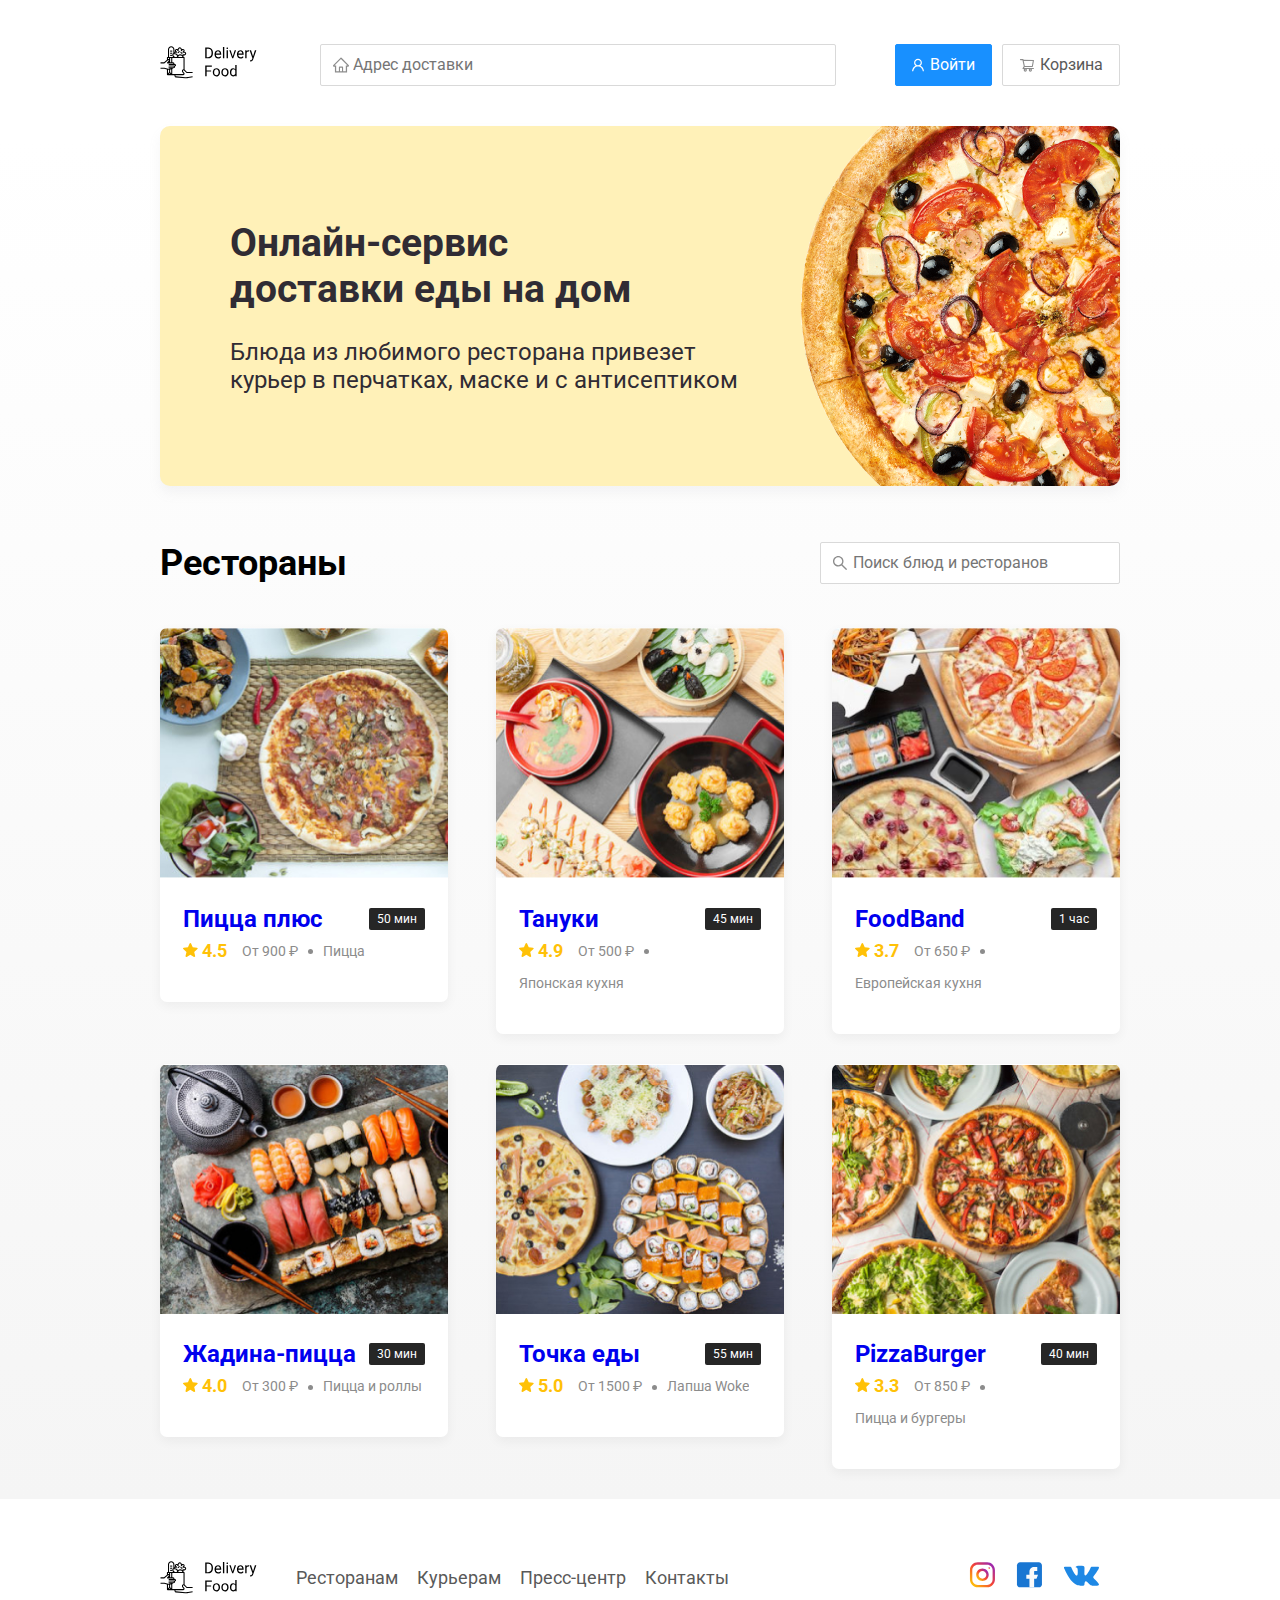
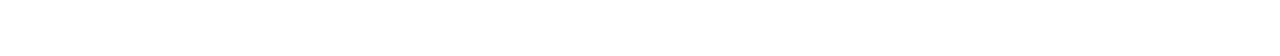
<file: index.html>
<!DOCTYPE html>
<html lang="ru">
<head>
	<meta charset="utf-8">
	<meta name="viewport" content="width=device-width, initial-scale=1.0">
	<title>Delivery Food - доставка еды на дом</title>
	<link href="https://fonts.googleapis.com/css2?family=Roboto:ital,wght@0,700;1,700&display=swap" rel="stylesheet">
	<link rel="stylesheet" href="CSS/normalize.css">
	<link rel="stylesheet" href="CSS/style.css">
</head>
<body>
	<div class="container">
		<header class="header">
		<a href="index.html" class="logo"><img src="img/logo.svg" alt="Logo" class="logo"></a>
		<input type="text" class="input input-address" placeholder="Адрес доставки">
		<div class="buttons">
			<button class="button button-primary">
				<img src="img/user.svg" alt="user" class="button-icon">
				<span class="button-text">Войти</span>
			</button>
			<button class="button">
				<img src="img/shopping-cart.svg" alt="shopping-cart" class="button-icon">
				<span class="button-text">Корзина</span>
			</button>
		</div>
	</header>
	</div>

	<main class="main">
		<div class="container">
			<section class="promo">
		<h1 class="promo-title">Онлайн-сервис <br> доставки еды на дом</h1>
		<p class="promo-text">Блюда из любимого ресторана привезет курьер в перчатках, маске и с антисептиком</p>
	</section>
	<section class="restaurants">
		<div class="section-heading">
			<h2 class="section-title">Рестораны</h2>
			<input type="text" class="input input-search" placeholder="Поиск блюд и ресторанов">
		</div>
		<div class="cards">
			<a href="restaurant.html" class="card">
				<img src="img/image.jpg" alt="image" class="card-image">
				<div class="card-text">
					<div class="card-heading">
						<h3 class="card-title">Пицца плюс</h3>
						<span class="card-tag tag">50 мин</span>
					</div>
					<!-- card-heading -->
					<div class="card-info">
						<div class="rating">
							<img src="img/rating.svg" alt="rating-star">
							4.5
						</div>
						<div class="price">От 900 ₽</div>
						<div class="category">Пицца</div>
					</div>
					<!-- card-info -->
				</div>
				<!-- card-text -->
			</a>
			<!-- card -->

			<a href="restaurant.html" class="card">
				<img src="img/image2.jpg" alt="image" class="card-image">
				<div class="card-text">
					<div class="card-heading">
						<h3 class="card-title">Тануки</h3>
						<span class="card-tag tag">45 мин</span>
					</div>
					<!-- card-heading -->
					<div class="card-info">
						<div class="rating">
							<img src="img/rating.svg" alt="rating-star">
							4.9
						</div>
						<div class="price">От 500 ₽</div>
						<div class="category">Японская кухня</div>
					</div>
					<!-- card-info -->
				</div>
				<!-- card-text -->
			</a>
			<!-- card -->

			<a href="restaurant.html" class="card">
				<img src="img/image3.jpg" alt="image" class="card-image">
				<div class="card-text">
					<div class="card-heading">
						<h3 class="card-title">FoodBand</h3>
						<span class="card-tag tag">1 час</span>
					</div>
					<!-- card-heading -->
					<div class="card-info">
						<div class="rating">
							<img src="img/rating.svg" alt="rating-star">
							3.7
						</div>
						<div class="price">От 650 ₽</div>
						<div class="category">Европейская кухня</div>
					</div>
					<!-- card-info -->
				</div>
				<!-- card-text -->
			</a>
			<!-- card -->

			<a href="restaurant.html" class="card">
				<img src="img/image4.jpg" alt="image" class="card-image">
				<div class="card-text">
					<div class="card-heading">
						<h3 class="card-title">Жадина-пицца</h3>
						<span class="card-tag tag">30 мин</span>
					</div>
					<!-- card-heading -->
					<div class="card-info">
						<div class="rating">
							<img src="img/rating.svg" alt="rating-star">
							4.0
						</div>
						<div class="price">От 300 ₽</div>
						<div class="category">Пицца и роллы</div>
					</div>
					<!-- card-info -->
				</div>
				<!-- card-text -->
			</a>
			<!-- card -->

			<a href="restaurant.html" class="card">
				<img src="img/image5.jpg" alt="image" class="card-image">
				<div class="card-text">
					<div class="card-heading">
						<h3 class="card-title">Точка еды</h3>
						<span class="card-tag tag">55 мин</span>
					</div>
					<!-- card-heading -->
					<div class="card-info">
						<div class="rating">
							<img src="img/rating.svg" alt="rating-star">
							5.0
						</div>
						<div class="price">От 1500 ₽</div>
						<div class="category">Лапша Woke</div>
					</div>
					<!-- card-info -->
				</div>
				<!-- card-text -->
			</a>
			<!-- card -->

			<a href="restaurant.html" class="card">
				<img src="img/image6.jpg" alt="image" class="card-image">
				<div class="card-text">
					<div class="card-heading">
						<h3 class="card-title">PizzaBurger</h3>
						<span class="card-tag tag">40 мин</span>
					</div>
					<!-- card-heading -->
					<div class="card-info">
						<div class="rating">
							<img src="img/rating.svg" alt="rating-star">
							3.3
						</div>
						<div class="price">От 850 ₽</div>
						<div class="category">Пицца и бургеры</div>
					</div>
					<!-- card-info -->
				</div>
				<!-- card-text -->
			</a>
			<!-- card -->

		</div>
		<!-- cards -->
	</section>
		</div>
	</main>

	<footer class="footer">
		<div class="container">
			<div class="footer-block">
				<img src="img/logo.svg" alt="logo" class="logo footer-logo">
				<nav class="footer-nav">
					<a href="#" class="footer-link">Ресторанам</a>
					<a href="#" class="footer-link">Курьерам</a>
					<a href="#" class="footer-link">Пресс-центр</a>
					<a href="#" class="footer-link">Контакты</a>
				</nav>
				<div class="social-links">
					<a href="#" class="social-link"><img src="img/instagram.svg" alt="instagram"></a>
					<a href="#" class="social-link"><img src="img/facebook.svg" alt="facebook"></a>
					<a href="#" class="social-link"><img src="img/vk.svg" alt="vk"></a>
				</div>
			</div>
		</div>
	</footer>

	<script>document.write('<script src="http://' + (location.host || 'localhost').split(':')[0] + ':35729/livereload.js?snipver=1"></' + 'script>')</script>
</body>
</html>
</file>
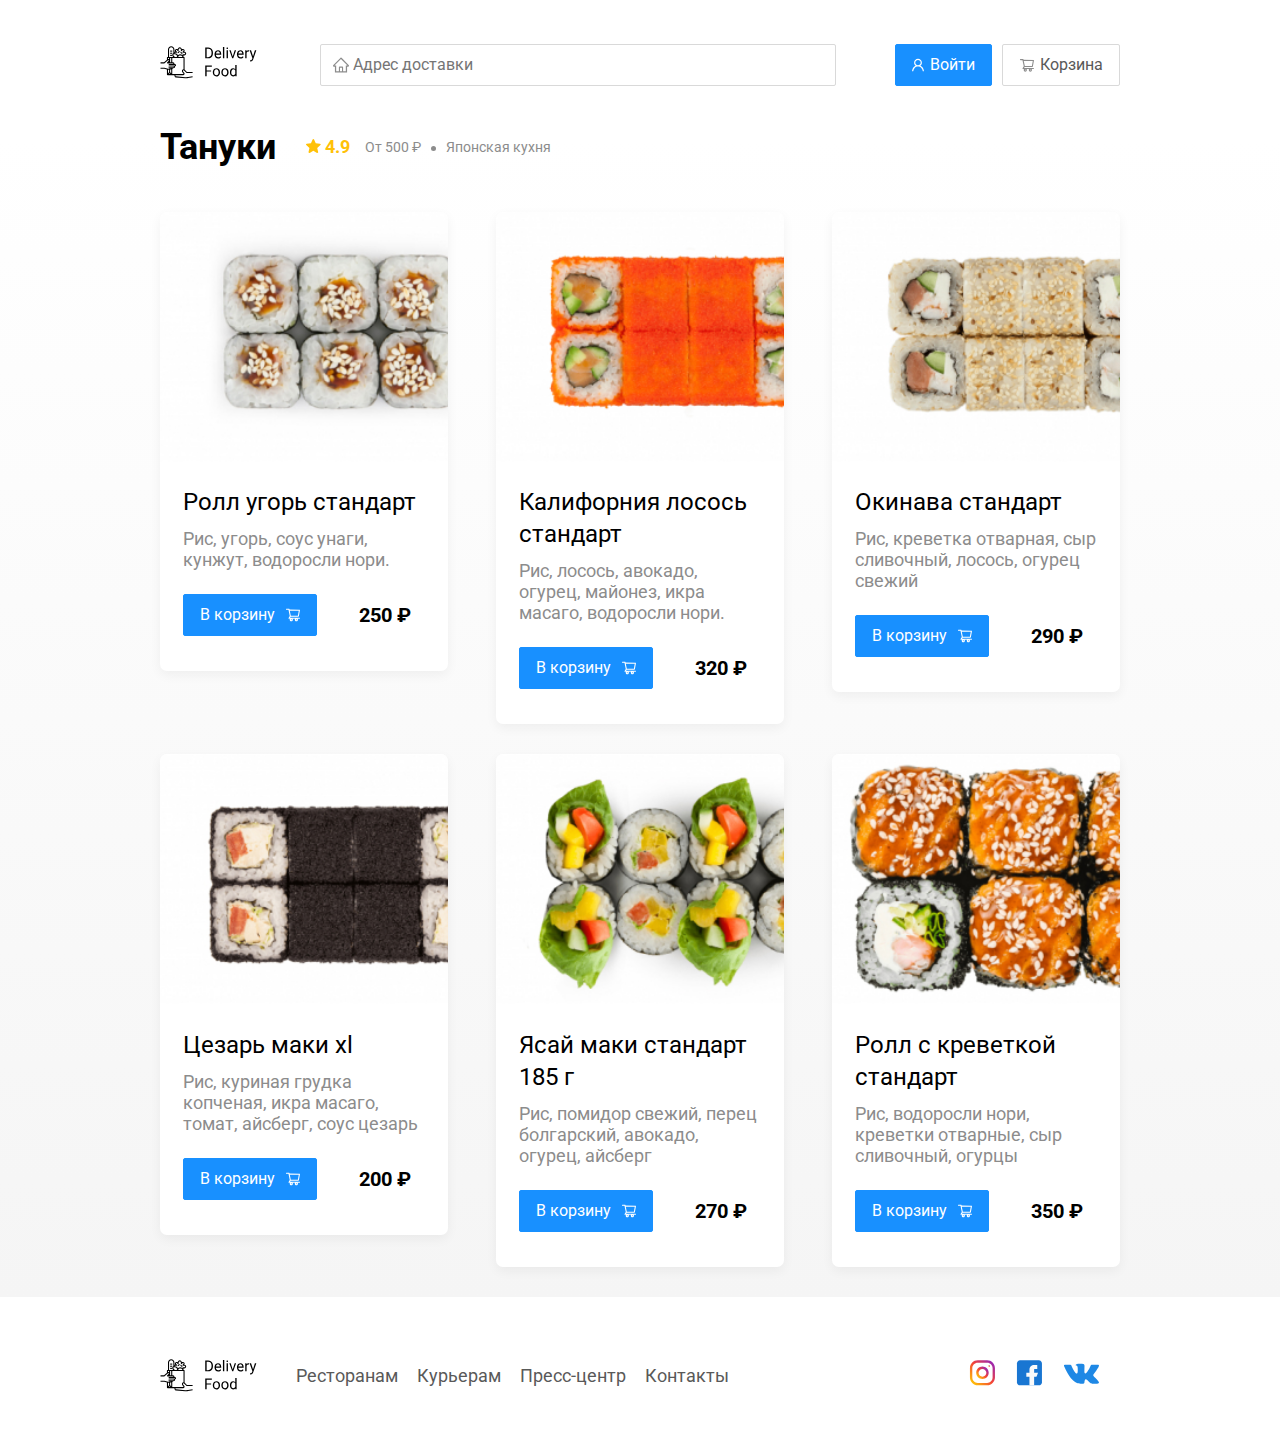
<file: restaurant.html>
<!DOCTYPE html>
<html lang="ru">
<head>
	<meta charset="utf-8">
	<meta name="viewport" content="width=device-width, initial-scale=1.0">
	<title>Тануки - доставка еды на дом</title>
	<link href="https://fonts.googleapis.com/css2?family=Roboto:ital,wght@0,700;1,700&display=swap" rel="stylesheet">
	<link rel="stylesheet" href="CSS/normalize.css">
	<link rel="stylesheet" href="CSS/style.css">
	<link rel="stylesheet" href="CSS/animate.css">
</head>
<body>
	<div class="container">
		<header class="header">
		<a href="index.html" class="logo"><img src="img/logo.svg" alt="Logo" class="logo"></a>
		<input type="text" class="input input-address" placeholder="Адрес доставки">
		<div class="buttons">
			<button class="button button-primary">
				<img src="img/user.svg" alt="user" class="button-icon">
				<span class="button-text">Войти</span>
			</button>
			<button class="button" id="cart-button">
				<img src="img/shopping-cart.svg" alt="shopping-cart" class="button-icon">
				<span class="button-text">Корзина</span>
			</button>
		</div>
	</header>
	</div>

	<main class="main">
		<div class="container">
			<section class="restaurants">
				<div class="section-heading">
					<h2 class="section-title">Тануки</h2>
					<div class="card-info">
						<div class="rating">
							<img src="img/rating.svg" alt="rating-star">
							4.9
						</div>
						<div class="price">От 500 ₽</div>
						<div class="category">Японская кухня</div>
					</div>
							<!-- card-info -->
				</div>
				<div class="cards">
					<div class="card wow fadeInUp" data-wow-delay="0.5s">
						<img src="img/food1.jpg" alt="image" class="card-image">
						<div class="card-text">
							<div class="card-heading">
								<h3 class="card-title card-title-reg">Ролл угорь стандарт</h3>
							</div>
							<!-- card-heading -->
							<div class="card-info">
								<div class="ingredients">Рис, угорь, соус унаги, кунжут, водоросли нори.</div>
							</div>
							<!-- card-info -->
							<div class="card-buttons">
								<button class="button button-primary">
								<span class="button-card-text">В корзину</span>
								<img src="img/shopping-cart-white.svg" alt="shopping-cart" class="button-card-image">
								</button>
								<strong class="card-price-bold">250 ₽</strong>
							</div>
						</div>
						<!-- card-text -->
					</div>
					<!-- card -->

					<div class="card wow fadeInUp" data-wow-delay="1s">
						<img src="img/food2.jpg" alt="image" class="card-image">
						<div class="card-text">
							<div class="card-heading">
								<h3 class="card-title card-title-reg">Калифорния лосось стандарт</h3>
							</div>
							<!-- card-heading -->
							<div class="card-info">
								<div class="ingredients">Рис, лосось, авокадо, огурец, майонез, икра масаго, водоросли нори.</div>
							</div>
							<!-- card-info -->
							<div class="card-buttons">
								<button class="button button-primary">
								<span class="button-card-text">В корзину</span>
								<img src="img/shopping-cart-white.svg" alt="shopping-cart" class="button-card-image">
								</button>
								<strong class="card-price-bold">320 ₽</strong>
							</div>
						</div>
						<!-- card-text -->
					</div>
					<!-- card -->

					<div class="card wow fadeInUp" data-wow-delay="1.5s">
						<img src="img/food3.jpg" alt="image" class="card-image">
						<div class="card-text">
							<div class="card-heading">
								<h3 class="card-title card-title-reg">Окинава стандарт</h3>
							</div>
							<!-- card-heading -->
							<div class="card-info">
								<div class="ingredients"> Рис, креветка отварная, сыр сливочный, лосось, огурец свежий</div>
							</div>
							<!-- card-info -->
							<div class="card-buttons">
								<button class="button button-primary">
								<span class="button-card-text">В корзину</span>
								<img src="img/shopping-cart-white.svg" alt="shopping-cart" class="button-card-image">
								</button>
								<strong class="card-price-bold">290 ₽</strong>
							</div>
						</div>
						<!-- card-text -->
					</div>
					<!-- card -->

					<div class="card wow fadeInUp" data-wow-delay="0.5s">
						<img src="img/food4.jpg" alt="image" class="card-image">
						<div class="card-text">
							<div class="card-heading">
								<h3 class="card-title card-title-reg">Цезарь маки хl</h3>
							</div>
							<!-- card-heading -->
							<div class="card-info">
								<div class="ingredients">Рис, куриная грудка копченая, икра масаго, томат, айсберг, соус цезарь</div>
							</div>
							<!-- card-info -->
							<div class="card-buttons">
								<button class="button button-primary">
								<span class="button-card-text">В корзину</span>
								<img src="img/shopping-cart-white.svg" alt="shopping-cart" class="button-card-image">
								</button>
								<strong class="card-price-bold">200 ₽</strong>
							</div>
						</div>
						<!-- card-text -->
					</div>
					<!-- card -->

					<div class="card wow fadeInUp" data-wow-delay="1s">
						<img src="img/food5.jpg" alt="image" class="card-image">
						<div class="card-text">
							<div class="card-heading">
								<h3 class="card-title card-title-reg">Ясай маки стандарт 185 г</h3>
							</div>
							<!-- card-heading -->
							<div class="card-info">
								<div class="ingredients">Рис, помидор свежий, перец болгарский, авокадо, огурец, айсберг</div>
							</div>
							<!-- card-info -->
							<div class="card-buttons">
								<button class="button button-primary">
								<span class="button-card-text">В корзину</span>
								<img src="img/shopping-cart-white.svg" alt="shopping-cart" class="button-card-image">
								</button>
								<strong class="card-price-bold">270 ₽</strong>
							</div>
						</div>
						<!-- card-text -->
					</div>
					<!-- card -->

					<div class="card wow fadeInUp" data-wow-delay="1.5s">
						<img src="img/food6.jpg" alt="image" class="card-image">
						<div class="card-text">
							<div class="card-heading">
								<h3 class="card-title card-title-reg">Ролл с креветкой стандарт</h3>
							</div>
							<!-- card-heading -->
							<div class="card-info">
								<div class="ingredients">Рис, водоросли нори, креветки отварные, сыр сливочный, огурцы</div>
							</div>
							<!-- card-info -->
							<div class="card-buttons">
								<button class="button button-primary">
								<span class="button-card-text">В корзину</span>
								<img src="img/shopping-cart-white.svg" alt="shopping-cart" class="button-card-image">
								</button>
								<strong class="card-price-bold">350 ₽</strong>
							</div>
						</div>
						<!-- card-text -->
					</div>
					<!-- card -->

				</div>
				<!-- cards -->
			</section>
		</div>
	</main>

	<footer class="footer">
		<div class="container">
			<div class="footer-block">
				<img src="img/logo.svg" alt="logo" class="logo footer-logo">
				<nav class="footer-nav">
					<a href="#" class="footer-link">Ресторанам</a>
					<a href="#" class="footer-link">Курьерам</a>
					<a href="#" class="footer-link">Пресс-центр</a>
					<a href="#" class="footer-link">Контакты</a>
				</nav>
				<div class="social-links">
					<a href="#" class="social-link"><img src="img/instagram.svg" alt="instagram"></a>
					<a href="#" class="social-link"><img src="img/facebook.svg" alt="facebook"></a>
					<a href="#" class="social-link"><img src="img/vk.svg" alt="vk"></a>
				</div>
			</div>
		</div>
	</footer>

	<div class="modal">
		<div class="modal-dialog">
			<div class="modal-header">
				<h3 class="modal-title">Корзина</h3>
				<button class="close">&times;</button>
			</div>
			<div class="modal-body">

				<div class="food-row">
					<span class="food-name">Ролл угорь стандарт</span>
					<strong class="food-price">250 ₽</strong>
					<div class="food-counter">
						<button class="counter-button">-</button>
						<span class="counter">1</span>
						<button class="counter-button">+</button>
					</div>
				</div>

				<div class="food-row">
					<span class="food-name">Ролл угорь стандарт</span>
					<strong class="food-price">250 ₽</strong>
					<div class="food-counter">
						<button class="counter-button">-</button>
						<span class="counter">1</span>
						<button class="counter-button">+</button>
					</div>
				</div>

				<div class="food-row">
					<span class="food-name">Ролл угорь стандарт</span>
					<strong class="food-price">250 ₽</strong>
					<div class="food-counter">
						<button class="counter-button">-</button>
						<span class="counter">1</span>
						<button class="counter-button">+</button>
					</div>
				</div>

				<div class="food-row">
					<span class="food-name">Ролл угорь стандарт</span>
					<strong class="food-price">250 ₽</strong>
					<div class="food-counter">
						<button class="counter-button">-</button>
						<span class="counter">1</span>
						<button class="counter-button">+</button>
					</div>
				</div>

				<div class="modal-footer">
					<span class="modal-price-tag">1250 ₽</span>
					<div class="footer-buttons">
						<button class="button button-primary">Оформить заказ</button>
						<button class="button">Отмена</button>
					</div>
				</div>

			</div>
		</div>
	</div>

	<script src="js/wow.min.js"></script>
	<script src="js/main.js"></script>
	<script>document.write('<script src="http://' + (location.host || 'localhost').split(':')[0] + ':35729/livereload.js?snipver=1"></' + 'script>')</script>

</body>
</html>
</file>
<file: CSS/style.css>
* {
	box-sizing: border-box;
}

body {
	font-family: 'Roboto', sans-serif;
	padding-top: 44px;
}

.container{
	max-width: 1200px;
	margin: auto;
}

.header{
	display: flex;
	align-items: center;
	justify-content: space-between;
	margin-bottom: 40px;
}

.main{
	background: linear-gradient(180deg, rgba(245, 245, 245, 0) 1.04%, #F5F5F5 100%);
}

.input{
	background: #FFFFFF;
	border: 1px solid #D9D9D9;
	border-radius: 2px;
	font-size: 16px;
	line-height: 24px;
	padding: 8px;
	padding-left: 32px;
	background-repeat: no-repeat;
	background-position: left 11px center;
}

.input-address{
	flex: 0.8;
	background-image: url(../img/home.svg);
}

.input-search{
	width: 300px;
	background-image: url(../img/search.svg);
	margin-left: auto;
}

.buttons{
	display: flex;
	align-items: center;
}

.button{
	display: flex;
	align-items: center;
	padding: 8px 16px;
	background: #FFFFFF;
	border: 1px solid #D9D9D9;
	box-sizing: border-box;
	box-shadow: 0px 0px 2px rgba(0, 0, 0, 0.0015);
	border-radius: 2px;
	color: #595959;
	font-size: 16px;
	line-height: 24px;
}

.button-primary{
	background: #1890FF;
	border: 1px solid #1890FF;
	color: #fff;
	margin-right: 10px;
}

.button-icon{
	margin-right: 6px;
}

.button-card-text{
	margin-right: 10px;
}

.promo{
	box-shadow: 0px 7px 12px rgba(158, 158, 163, 0.1);
	background: #FFF1B8 url(../img/promo-image.png) no-repeat top -140px right -350px / 870px;
	border-radius: 10px;
	padding: 68px 70px;
	margin-bottom: 56px;
}

.promo-text{
	max-width: 538px;
	font-style: normal;
	font-weight: normal;
	font-size: 24px;
	line-height: 28px;
	color: #302C34;
}

.promo-title{
	font-style: normal;
	font-weight: bold;
	font-size: 39px;
	line-height: 46px;
	color: #302C34;
}

.section-heading{
	display: flex;
   align-items: center;
   margin-bottom: 44px;
}

.section-title{
	font-style: normal;
	font-weight: bold;
	font-size: 36px;
	line-height: 42px;
	color: #000000;
	margin: 0;
	margin-right: 30px;
}

.cards{
	display: flex;
	align-items: flex-start;
	justify-content: space-between;
	flex-wrap: wrap;
}

.card{
	background: #FFFFFF;
	box-shadow: 0px 4px 12px rgba(0, 0, 0, 0.05);
	border-radius: 7px;
	overflow: hidden;
	margin-bottom: 30px;
	flex-basis: 30%;
	text-decoration: none;
}

.card-image{
	max-width: 384px;
	height: 250px;
	object-fit: cover; /*картинка сама обрезается если не подходит по размеру*/
}

.card-text{
	padding-top: 20px;
	padding-bottom: 35px;
	padding-left: 23px;
	padding-right: 23px;
}

.card-heading{
	display: flex;
	align-items: center;
	justify-content: space-between;
}

.card-title{
	margin: 0;
	font-style: normal;
	font-weight: bold;
	font-size: 24px;
	line-height: 32px;
}

.card-title-reg{
	font-weight: 400;
}

.card-tag{
	font-style: normal;
	font-weight: normal;
	font-size: 12px;
	line-height: 20px;
	color: #fff;
	background: #262626;
	border-radius: 2px;
	padding: 1px 8px;
}

.card-info{
	display: flex;
	align-items: center;
	flex-wrap: wrap;
}

.card-buttons{
	display: flex;
	align-items: center;
	margin-top: 24px;
}

.card-price-bold{
	font-weight: bold;
	font-size: 20px;
	line-height: 32px;
	color: #000000;
	margin-left: 32px;
}

.rating{
	margin-right: 26px;
	color: #FFC107;
	font-style: normal;
	font-weight: bold;
	font-size: 18px;
	line-height: 32px;
}

.price,
.category{
	color: #8C8C8C;
	font-size: 18px;
	line-height: 32px;
}

.price{
	margin-right: 10px;
}

.ingredients{
	color: #8C8C8C;
	font-size: 18px;
	line-height: 21px;
	margin-top: 10px;
}

.category{
	text-overflow: ellipsis;
	overflow: hidden;
	white-space: nowrap;
	max-width: 150px;
}

.price:after{
	content: "";
	width: 5px;
	height: 5px;
	background-color: #8C8C8C;
	display: inline-block;
	vertical-align: middle;
	border-radius: 50%;
	margin-left: 10px;
}

.footer{
	padding: 60px 0;
}

.footer-block{
	display: flex;
	align-items: center;
	justify-content: space-between;
}

.footer-nav{
	margin-right: auto;
	margin-left: 35px;
}

.footer-link{
	display: inline-block;
	color: #595959;
	text-decoration: none;
	font-style: normal;
	font-weight: normal;
	font-size: 18px;
	line-height: 21px;
}

.footer-link:not(last-child){
	margin-right: 15px;
}

.social-links{
	display: flex;
	align-items: center;
}

.social-link:not(last-child){
	margin-right: 21px;
}

.modal{
	position: fixed;
	left: 0;
	top: 0;
	width: 100%;
	height: 100%;
	background: rgba(0, 0, 0, 0.4);
	display: none;
}

.is-open{
	display: flex;
}

.modal-dialog{
	max-width: 780px;
	width: 95%;
	background: #FFFFFF;
	border-radius: 5px;
	margin: auto;
	padding: 40px 45px;
}

.modal-header{
	display: flex;
	align-items: center;
	justify-content: space-between;
	margin-bottom: 45px;
}

.modal-title{
	margin: 0;
	font-size: 36px;
	line-height: 42px;
	color: #000000;
}

.close{
	font-size: 36px;
	border: none;
	background-color: transparent;
}

.food-row{
	display: flex;
	align-items: flex-start;
	justify-content: space-between;
	padding-bottom: 8px;
	border-bottom: 1px solid #d9d9d9;
	margin-bottom: 15px;
}

.food-name{
	font-size: 18px;
	line-height: 32px;
}

.food-price{
	margin-left: auto;
	margin-right: 47px;
	font-weight: bold;
	font-size: 20px;
	line-height: 32px;
}

.food-counter{
	display: flex;
	align-items: center;
}

.counter-button{
	display: flex;
	align-items: center;
	justify-content: center;
	width: 39px;
	height: 32px;
	background: #FFFFFF;
	border: 1px solid #40A9FF;
	box-sizing: border-box;
	border-radius: 2px;
	font-weight: normal;
	font-size: 14px;
	line-height: 22px;
	color: #40A9FF;
}

.counter{
	font-size: 16px;
	line-height: 24px;
	margin-left: 10px;
	margin-right: 10px;
}

.modal-footer{
	display: flex;
	align-items: center;
	justify-content: space-between;
	margin-top: 53px;
}

.footer-buttons{
	display: flex;
	align-items: center;
}

.modal-price-tag{
	background: #262626;
	border-radius: 5px;
	color: #ffffff;
	padding: 15px 20px;
	font-size: 20px;
	line-height: 23px;
}

@media (max-width: 1366px){
	.container{
		max-width: 960px;
	}
	.promo{
		background-position: center right -300px;
		background-size: 750px;
	}
	.rating{
		margin-right: 15px;
	}
	.category,
	.price{
		font-size: 14px;
	}
}

@media (max-width: 992px){
	.container{
		max-width: 750px;
	}
	.promo{
		padding: 50px;
		background-size: 500px;
		background-position: center right -200px;
	}
	.promo-text{
		font-size: 18px;
		max-width: 400px;
	}
	.card{
		flex-basis: 49%;
	}
	.footer-link{
		font-size: 16px;
	}
}

@media (max-width: 768px){
	.container{
		max-width: 560px;
	}
	.card-info{
		flex-wrap: wrap;
	}
	.card .rating{
		flex-basis: 100%;
	}
	.card-title{
		font-size: 18px;
	}
	.promo{
		background-size: 400px;
		background-position: bottom 50px right -200px;
	}
	.promo-title{
		font-size: 24px;
		line-height: 1.4;
	}
	.promo-text{
		margin-top: 0;
	}
}

@media (max-width: 578px){
	.container{
		width: 90%;
	}
	.header{
		flex-wrap: wrap;
	}
	.input-address{
		margin-top: 15px;
		order: 5;
		flex: 1;
	}
	.promo{
		background-image: none;
	}
	.promo-title{
		margin-bottom: 10px;
	}
	.section-title{
		font-size: 20px;
	}
	.card{
		flex-basis: 100%;
	}
	.card-image{
		width: 100%;
	}
	.footer{
		padding: 30px 0;
	}
	.footer-block{
		align-items: flex-start;
	}
	.footer-nav{
		margin-left: 0;
		margin-right: 0;
		display: flex;
		flex-direction: column;
		order: 0;
	}
	.footer-logo{
		order: 1;
		margin-right: 15px;
	}
	.social-links{
		order: 2;
	}
}

@media (max-width: 480px){
	.button-text{
		display: none;
	}
	.button{
		min-height: 40px;
	}
	.button-icon{
		margin: 0;
	}
	.promo{
		padding: 20px;
	}
	.section-heading{
		flex-wrap: wrap;
	}
	.footer-block{
		flex-wrap: wrap;
	}
	.footer-block{
		flex-direction: column;
		align-items: center;
	}
	.footer-logo{
		order: 0;
		margin-bottom: 20px;
	}
	.footer-nav{
		margin-bottom: 20px;
		text-align: center;
	}
	.footer-link:not(last-child){
		margin-right: 0;
	}
}
</file>
